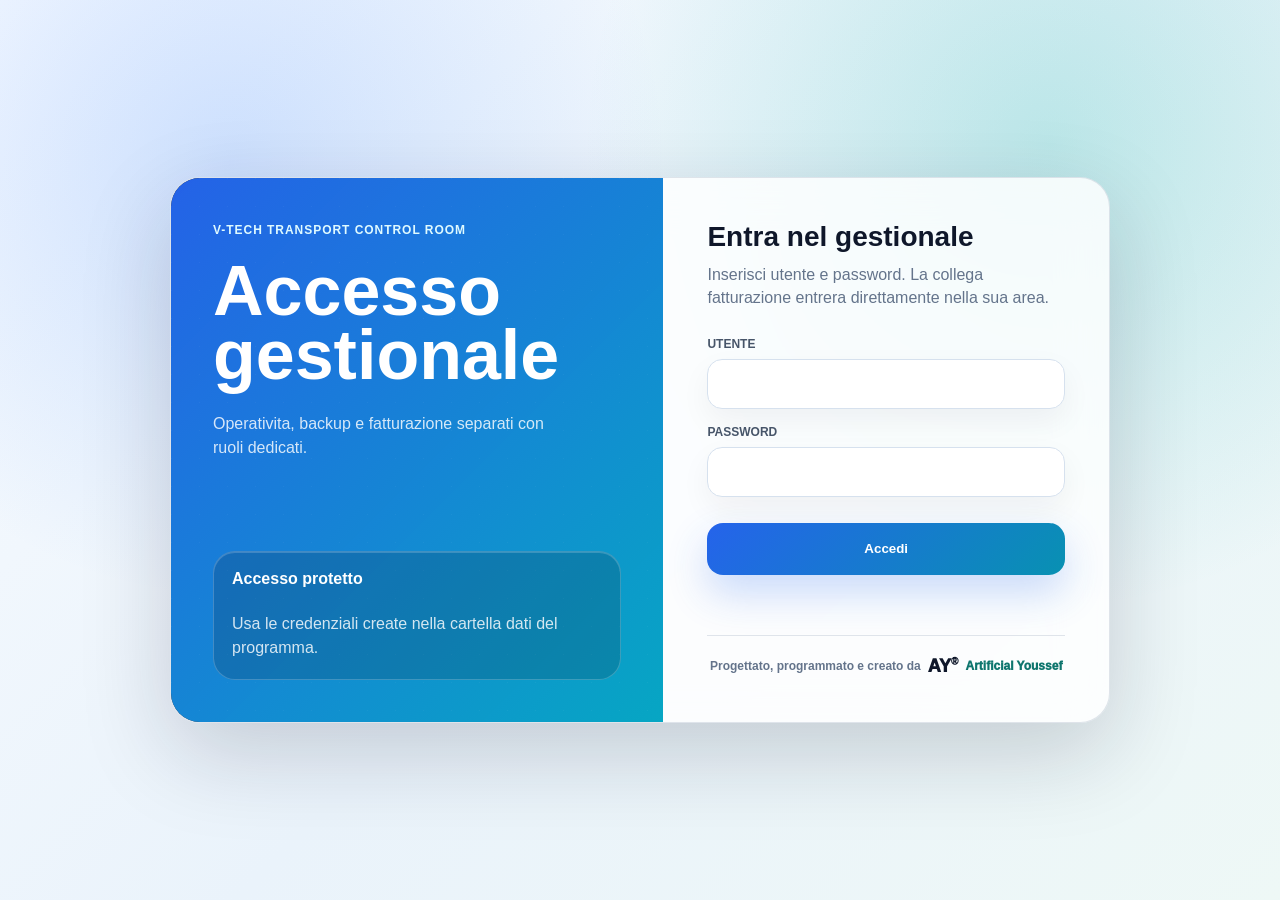
<file: web/login.html>
<!doctype html>
<html lang="it">
<head>
  <meta charset="utf-8" />
  <meta name="viewport" content="width=device-width, initial-scale=1" />
  <title>Accesso V-Tech</title>
  <style>
    * { box-sizing: border-box; }
    body {
      margin: 0;
      min-height: 100vh;
      display: grid;
      place-items: center;
      font-family: Inter, Segoe UI, Arial, sans-serif;
      color: #0f172a;
      background:
        radial-gradient(circle at 18% 18%, rgba(47,124,255,.20), transparent 34%),
        radial-gradient(circle at 82% 16%, rgba(20,184,166,.22), transparent 36%),
        linear-gradient(135deg, #f8fbff 0%, #eaf3fb 52%, #eef8f6 100%);
    }
    .login-shell {
      width: min(940px, calc(100vw - 32px));
      min-height: 540px;
      display: grid;
      grid-template-columns: 1.05fr .95fr;
      overflow: hidden;
      border: 1px solid rgba(148,163,184,.28);
      border-radius: 30px;
      background: rgba(255,255,255,.82);
      box-shadow: 0 30px 90px rgba(15,23,42,.18);
      backdrop-filter: blur(24px);
    }
    .brand-panel {
      position: relative;
      padding: 42px;
      color: #fff;
      background:
        linear-gradient(135deg, rgba(37,99,235,.98), rgba(6,182,212,.90)),
        #0f172a;
    }
    .brand-panel::after {
      content: "";
      position: absolute;
      inset: 0;
      background-image: linear-gradient(135deg, rgba(255,255,255,.14) 1px, transparent 1px);
      background-size: 28px 28px;
      opacity: .28;
    }
    .brand-panel > * { position: relative; z-index: 1; }
    .eyebrow {
      display: inline-flex;
      margin-bottom: 22px;
      color: #dffaff;
      font-size: 12px;
      font-weight: 900;
      letter-spacing: .08em;
      text-transform: uppercase;
    }
    h1 {
      margin: 0;
      font-size: clamp(42px, 6vw, 70px);
      line-height: .92;
      letter-spacing: 0;
    }
    .brand-panel p {
      max-width: 360px;
      margin: 24px 0 0;
      color: rgba(255,255,255,.82);
      font-size: 16px;
      line-height: 1.55;
    }
    .status-card {
      position: absolute;
      left: 42px;
      right: 42px;
      bottom: 42px;
      padding: 18px;
      border: 1px solid rgba(255,255,255,.20);
      border-radius: 22px;
      background: rgba(15,23,42,.18);
      box-shadow: inset 0 1px 0 rgba(255,255,255,.18);
    }
    .form-panel {
      display: flex;
      flex-direction: column;
      justify-content: center;
      padding: 44px;
    }
    h2 {
      margin: 0 0 10px;
      font-size: 28px;
      line-height: 1.1;
    }
    .form-panel p {
      margin: 0 0 28px;
      color: #64748b;
      line-height: 1.45;
    }
    label {
      display: grid;
      gap: 8px;
      margin-bottom: 16px;
      color: #475569;
      font-size: 12px;
      font-weight: 900;
      text-transform: uppercase;
    }
    input {
      width: 100%;
      height: 50px;
      border: 1px solid #d6e1ee;
      border-radius: 15px;
      padding: 0 16px;
      color: #0f172a;
      background: #fff;
      font: inherit;
      outline: none;
      box-shadow: 0 12px 30px rgba(15,23,42,.05);
    }
    input:focus {
      border-color: #14b8a6;
      box-shadow: 0 0 0 4px rgba(20,184,166,.14);
    }
    button {
      width: 100%;
      height: 52px;
      margin-top: 10px;
      border: 0;
      border-radius: 16px;
      color: #fff;
      background: linear-gradient(135deg, #2563eb, #0891b2);
      font-weight: 900;
      cursor: pointer;
      box-shadow: 0 18px 40px rgba(37,99,235,.24);
    }
    button:hover { transform: translateY(-1px); }
    .error {
      min-height: 22px;
      margin-top: 14px;
      color: #dc2626;
      font-size: 14px;
      font-weight: 700;
    }
    .login-signature {
      display: flex;
      flex-wrap: wrap;
      align-items: center;
      justify-content: center;
      gap: 7px;
      margin-top: 24px;
      padding-top: 18px;
      border-top: 1px solid rgba(148,163,184,.28);
      color: #64748b;
      font-size: 12px;
      font-weight: 800;
      line-height: 1.35;
      text-align: center;
    }
    .login-signature strong {
      color: #0f172a;
      font-size: 18px;
      font-weight: 950;
    }
    .login-signature sup {
      font-size: 10px;
      line-height: 0;
    }
    .login-signature em {
      color: #0f766e;
      font-style: normal;
      font-weight: 950;
    }
    @media (max-width: 780px) {
      .login-shell { grid-template-columns: 1fr; }
      .brand-panel { min-height: 300px; }
      .status-card { position: relative; left: auto; right: auto; bottom: auto; margin-top: 36px; }
    }
  </style>
</head>
<body>
  <main class="login-shell">
    <section class="brand-panel">
      <span class="eyebrow">V-Tech Transport Control Room</span>
      <h1>Accesso<br />gestionale</h1>
      <p>Operativita, backup e fatturazione separati con ruoli dedicati.</p>
      <div class="status-card">
        <strong>Accesso protetto</strong>
        <p>Usa le credenziali create nella cartella dati del programma.</p>
      </div>
    </section>
    <section class="form-panel">
      <h2>Entra nel gestionale</h2>
      <p>Inserisci utente e password. La collega fatturazione entrera direttamente nella sua area.</p>
      <form id="loginForm">
        <label>
          Utente
          <input id="username" autocomplete="username" required />
        </label>
        <label>
          Password
          <input id="password" type="password" autocomplete="current-password" required />
        </label>
        <button type="submit">Accedi</button>
        <div class="error" id="error"></div>
      </form>
      <footer class="login-signature" aria-label="Crediti AY Artificial Youssef">
        <span>Progettato, programmato e creato da</span>
        <strong>AY<sup>&reg;</sup></strong>
        <em>Artificial Youssef</em>
      </footer>
    </section>
  </main>
  <script>
    const form = document.querySelector("#loginForm");
    const errorBox = document.querySelector("#error");
    form.addEventListener("submit", async (event) => {
      event.preventDefault();
      errorBox.textContent = "";
      try {
        const response = await fetch("/api/login", {
          method: "POST",
          headers: { "Content-Type": "application/json" },
          body: JSON.stringify({
            username: document.querySelector("#username").value,
            password: document.querySelector("#password").value,
          }),
        });
        const payload = await response.json();
        if (!response.ok || payload.ok === false) {
          throw new Error(payload.error || "Accesso non riuscito.");
        }
        window.location.href = "/";
      } catch (error) {
        errorBox.textContent = error.message;
      }
    });
  </script>
</body>
</html>
</file>
